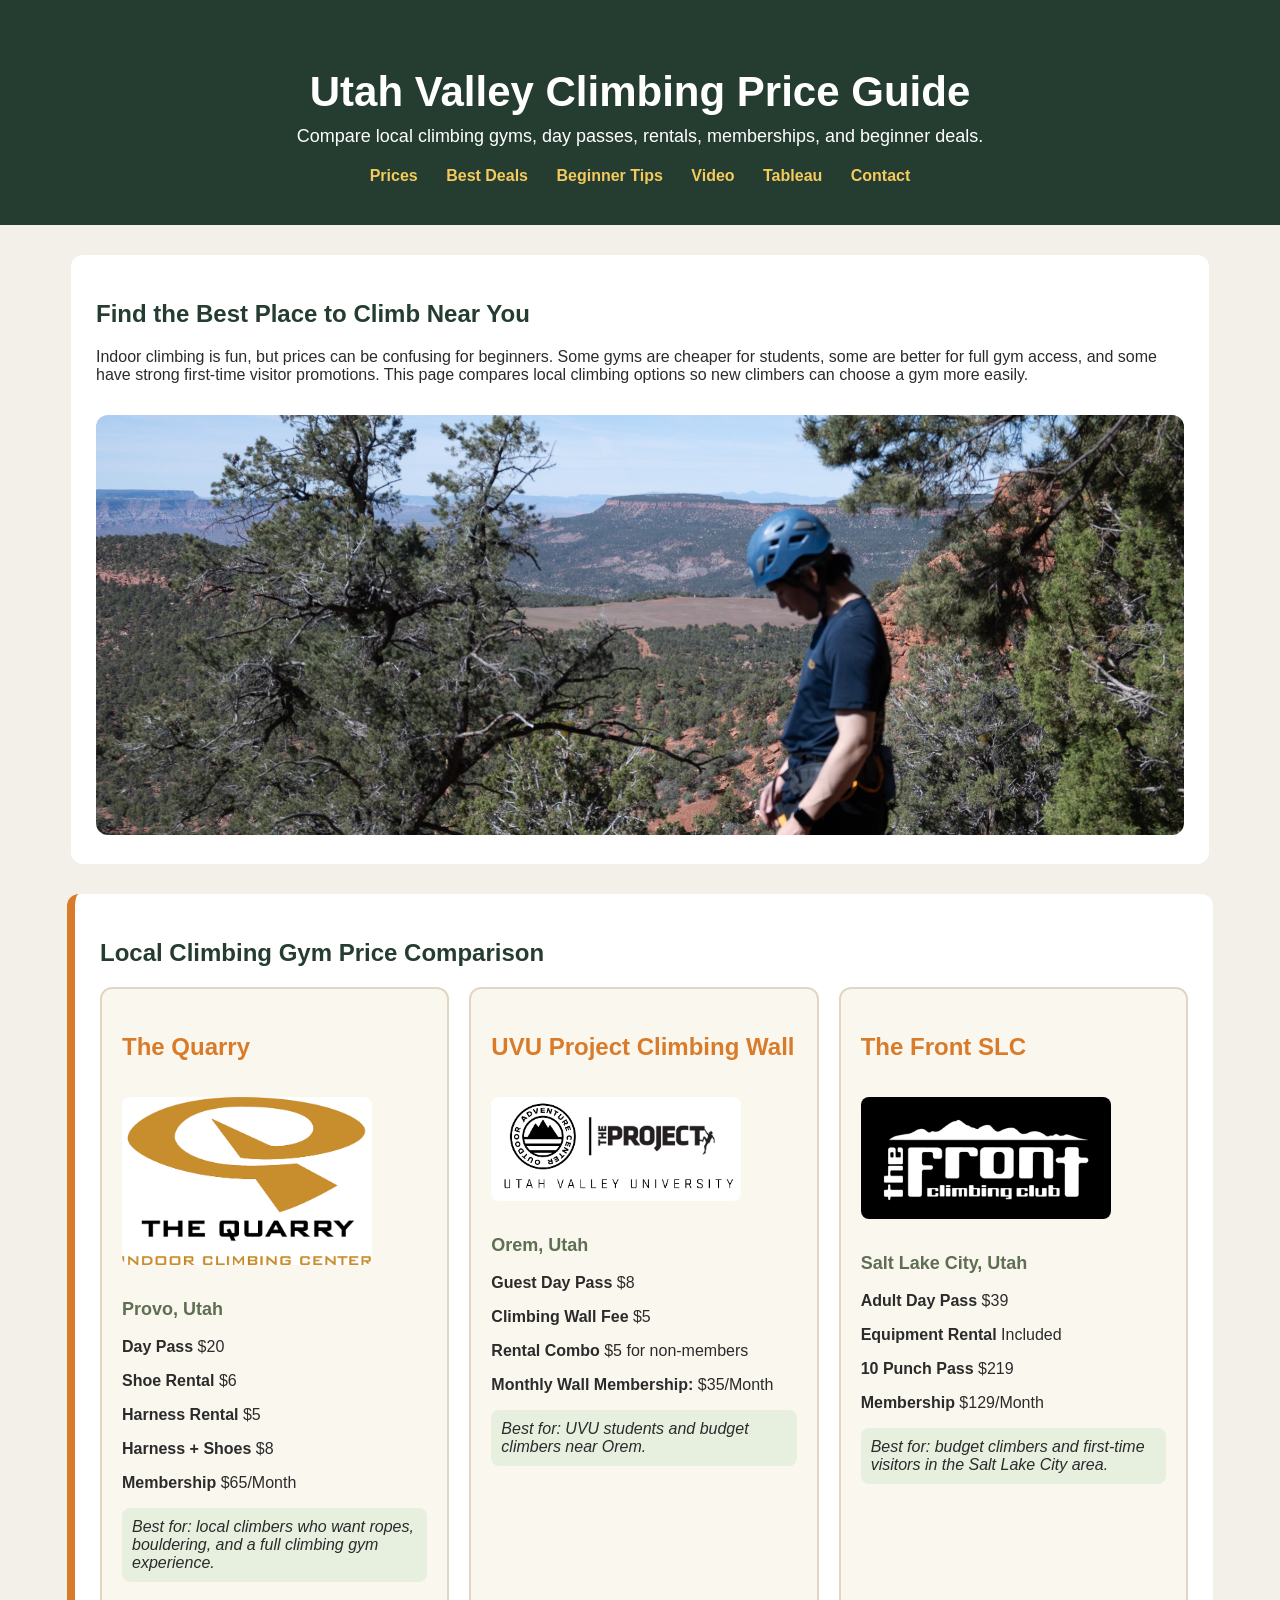
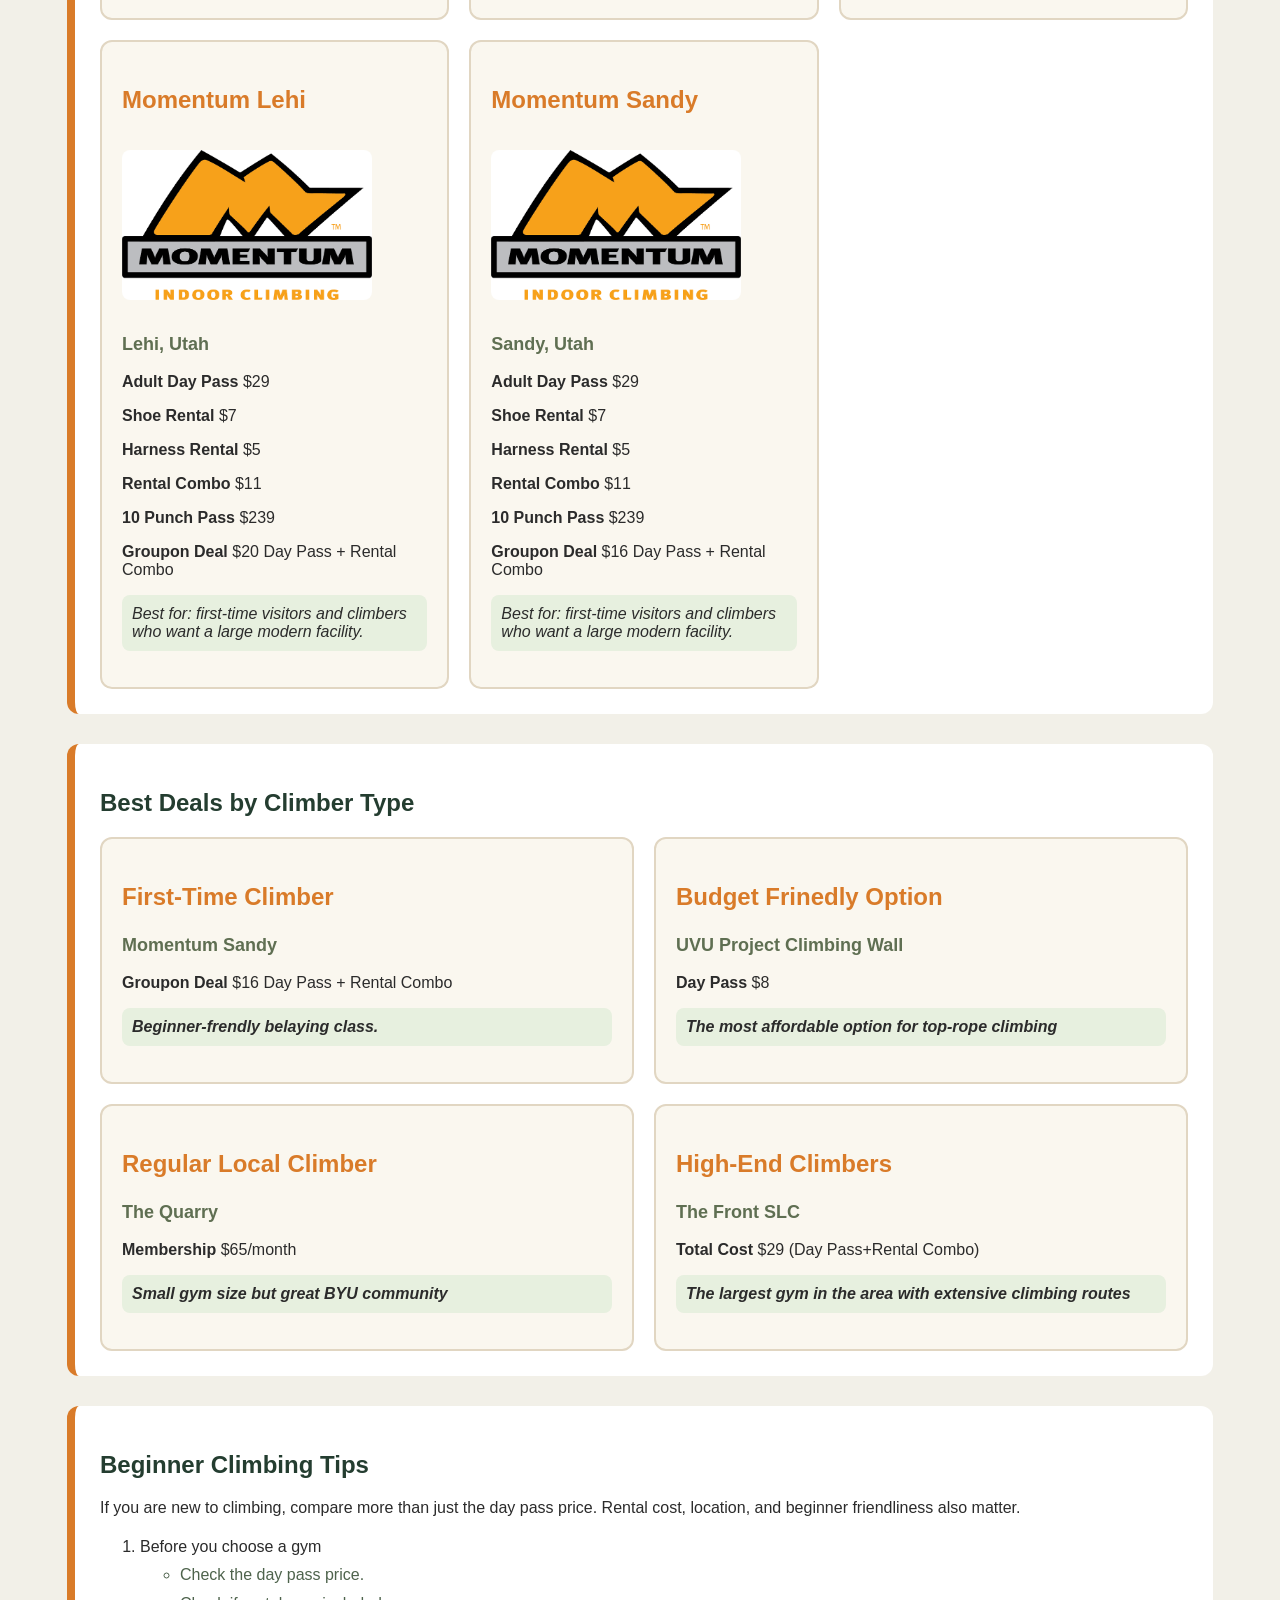
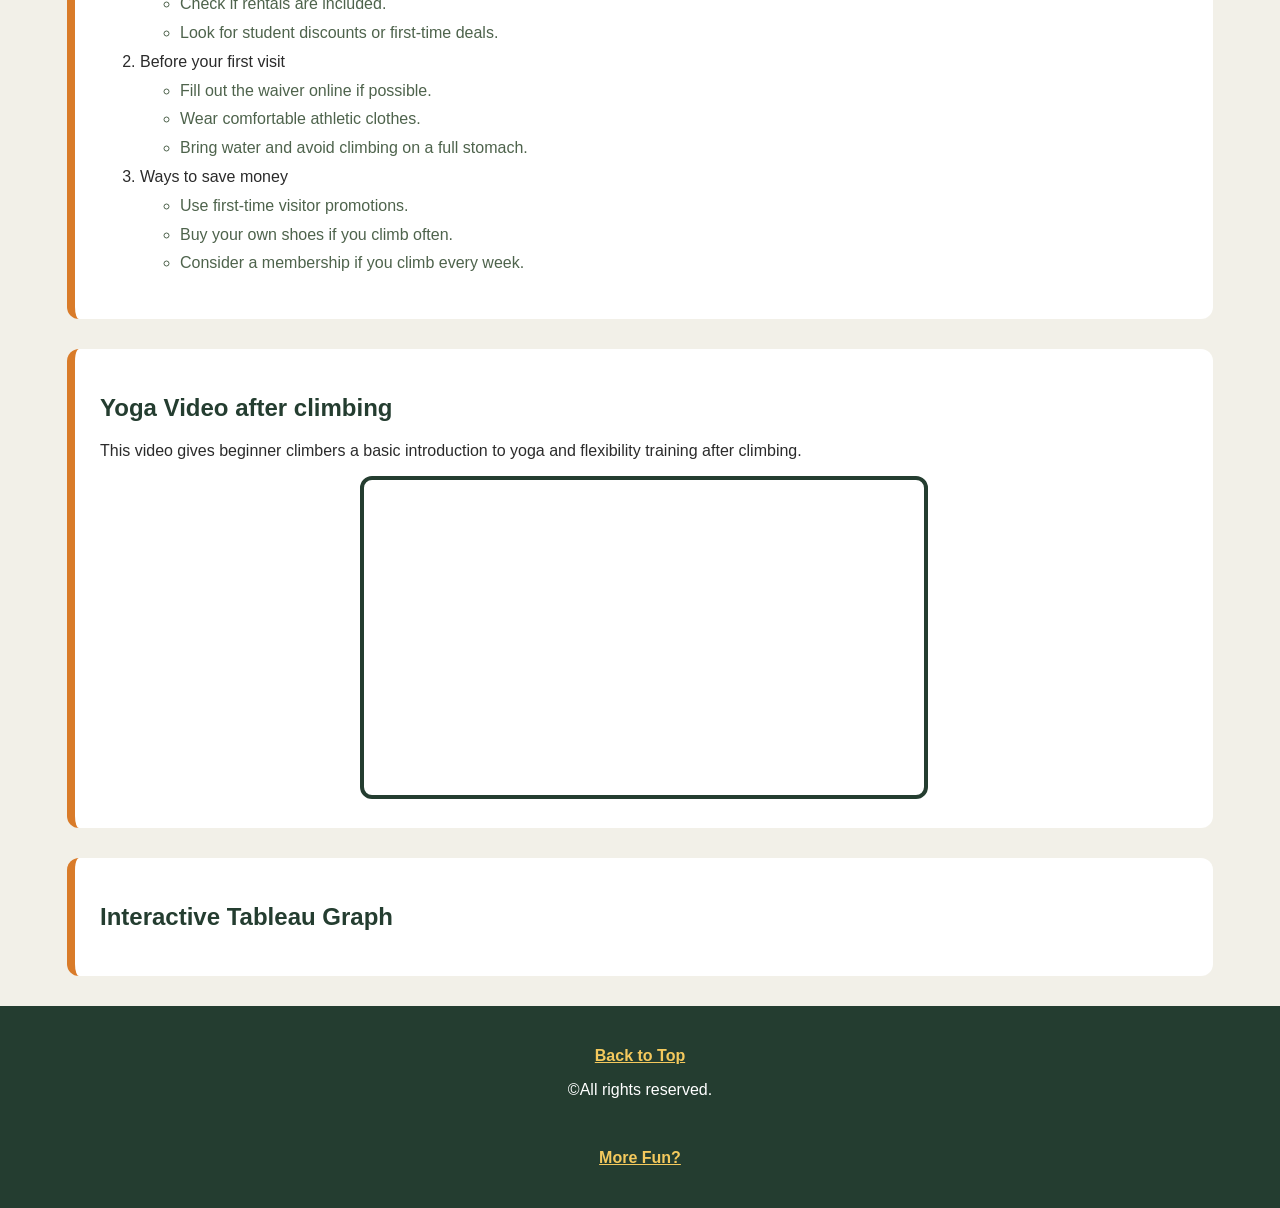
<file: index.html>
<!DOCTYPE html>
<html lang="en">
<head>
    <meta charset="UTF-8">
    <meta name="viewport" content="width=device-width, initial-scale=1.0">
    <title>Utah Valley Climbing Price Guide</title>
    <link rel="stylesheet" href="styles.css">
    <script type="module" src="https://public.tableau.com/javascripts/api/tableau.embedding.3.latest.min.js"></script>
</head>
<body id="top">
    <div class="header">
        <h1>Utah Valley Climbing Price Guide</h1>
        <p>Compare local climbing gyms, day passes, rentals, memberships, and beginner deals.</p>
        <nav>
            <a href="#prices">Prices</a>
            <a href="#deals">Best Deals</a>
            <a href="#tips">Beginner Tips</a>
            <a href="#video">Video</a>
            <a href="#tableau">Tableau</a>
            <a href="resume.html">Contact</a>
        </nav>
    </div>

    <div class="intro">
        <h2>Find the Best Place to Climb Near You</h2>
        <p>
            Indoor climbing is fun, but prices can be confusing for beginners. Some gyms are cheaper for students, some are better for full gym access, and some have strong first-time visitor promotions. This page compares local climbing options so new climbers can choose a gym more easily.
        </p>
        <img
            src="Climber.jpg"
            alt="A rock climber climbing outdoors"
            class="main-image"
        >
    </div>

    <div class="content-section" id="prices">
        <h2>Local Climbing Gym Price Comparison</h2>
        <div class="gym-grid">
            <div class="gym-card">
                <h3>The Quarry</h3>
                <a href="https://www.thequarry.com/" target="_blank" rel="noopener noreferrer">
                    <img src="thequarrylogo.png" alt="The Quarry climbing gym logo" class="gym-image">
                </a>
                <p class="location">Provo, Utah</p>
                <p><strong>Day Pass </strong> $20</p>
                <p><strong>Shoe Rental </strong> $6</p>
                <p><strong>Harness Rental </strong> $5</p>
                <p><strong>Harness + Shoes </strong> $8</p>
                <p><strong>Membership </strong> $65/Month</p>
                <p class="best-for">Best for: local climbers who want ropes, bouldering, and a full climbing gym experience.</p>
            </div>

            <div class="gym-card">
                <h3>UVU Project Climbing Wall</h3>
                <a href="https://www.uvu.edu/oac/climbing/index.html" target="_blank" rel="noopener noreferrer">
                    <img src="uvutheprojectlogo.png" alt="UVU Project Climbing Wall logo" class="gym-image">
                </a>
                <p class="location">Orem, Utah</p>
                <p><strong>Guest Day Pass </strong> $8</p>
                <p><strong>Climbing Wall Fee </strong> $5</p>
                <p><strong>Rental Combo </strong> $5 for non-members</p>
                <p><strong>Monthly Wall Membership:</strong> $35/Month</p>
                <p class="best-for">Best for: UVU students and budget climbers near Orem.</p>
            </div>

            
            <div class="gym-card">
                <h3>The Front SLC</h3>
                <a href="https://www.thefrontslc.com/" target="_blank" rel="noopener noreferrer">
                    <img src="thefrontlogo.png" alt="The Front SLC climbing gym logo" class="gym-image">
                </a>
                <p class="location">Salt Lake City, Utah</p>
                <p><strong>Adult Day Pass </strong> $39</p>
                <p><strong>Equipment Rental </strong> Included</p>
                <p><strong>10 Punch Pass </strong> $219</p>
                <p><strong>Membership </strong> $129/Month</p>
                <p class="best-for">Best for: budget climbers and first-time visitors in the Salt Lake City area.</p>
            </div>

            <div class="gym-card">
                <h3>Momentum Lehi</h3>
                <a href="https://www.momentumclimbing.com/locations/lehi/" target="_blank" rel="noopener noreferrer">
                    <img src="Momentum Logo.png" alt="Momentum climbing gym logo" class="gym-image">
                </a>
                <p class="location">Lehi, Utah</p>
                <p><strong>Adult Day Pass </strong> $29</p>
                <p><strong>Shoe Rental </strong> $7</p>
                <p><strong>Harness Rental </strong> $5</p>
                <p><strong>Rental Combo </strong> $11</p>
                <p><strong>10 Punch Pass </strong> $239</p>
                <p><strong>Groupon Deal </strong> $20 Day Pass + Rental Combo</p>
                <p class="best-for">Best for: first-time visitors and climbers who want a large modern facility.</p>
            </div>

            <div class="gym-card">
                <h3>Momentum Sandy</h3>
                <a href="https://www.momentumclimbing.com/locations/sandy/" target="_blank" rel="noopener noreferrer">
                    <img src="Momentum Logo.png" alt="Momentum climbing gym logo" class="gym-image">
                </a>
                <p class="location">Sandy, Utah</p>
                <p><strong>Adult Day Pass </strong> $29</p>
                <p><strong>Shoe Rental </strong> $7</p>
                <p><strong>Harness Rental </strong> $5</p>
                <p><strong>Rental Combo </strong> $11</p>
                <p><strong>10 Punch Pass </strong> $239</p>
                <p><strong>Groupon Deal </strong> $16 Day Pass + Rental Combo</p>
                <p class="best-for">Best for: first-time visitors and climbers who want a large modern facility.</p>
            </div>
        </div>
    </div>

    <div class="content-section" id="deals">
        <h2>Best Deals by Climber Type</h2>
        <div class="deals-grid">
            <div class="gym-card">
                <h3>First-Time Climber</h3>
                <p class="location">Momentum Sandy</p>
                <p><strong>Groupon Deal </strong> $16 Day Pass + Rental Combo</p>
                <p class ="best-for"><strong>Beginner-frendly belaying class.</strong> </p>
            </div>

            <div class="gym-card">
                <h3>Budget Frinedly Option</h3>
                <p class="location">UVU Project Climbing Wall</p>
                <p><strong>Day Pass </strong> $8</p>
                <p class ="best-for"><strong>The most affordable option for top-rope climbing</strong> </p>
            </div>

            <div class="gym-card">
                <h3>Regular Local Climber</h3>
                <p class="location">The Quarry</p>
                <p><strong>Membership </strong> $65/month</p>
                <p class ="best-for"><strong>Small gym size but great BYU community</strong> </p>
            </div>

            <div class="gym-card">
                <h3>High-End Climbers</h3>
                <p class="location">The Front SLC</p>
                <p><strong>Total Cost </strong> $29 (Day Pass+Rental Combo)</p>
                <p class ="best-for"><strong>The largest gym in the area with extensive climbing routes</strong> </p>
            </div>
        </div>
    </div>

    <div class="content-section" id="tips">
        <h2>Beginner Climbing Tips</h2>
        <p>
            If you are new to climbing, compare more than just the day pass price. Rental cost, location, and beginner friendliness also matter.
        </p>
        <ol>
            <li>Before you choose a gym
                <ul>
                    <li>Check the day pass price.</li>
                    <li>Check if rentals are included.</li>
                    <li>Look for student discounts or first-time deals.</li>
                </ul>
            </li>
            <li>Before your first visit
                <ul>
                    <li>Fill out the waiver online if possible.</li>
                    <li>Wear comfortable athletic clothes.</li>
                    <li>Bring water and avoid climbing on a full stomach.</li>
                </ul>
            </li>
            <li>Ways to save money
                <ul>
                    <li>Use first-time visitor promotions.</li>
                    <li>Buy your own shoes if you climb often.</li>
                    <li>Consider a membership if you climb every week.</li>
                </ul>
            </li>
        </ol>
    </div>

    <div class="content-section" id="video">
        <h2>Yoga Video after climbing</h2>
        <p>
            This video gives beginner climbers a basic introduction to yoga and flexibility training after climbing.
        </p>
        <div class="video-box">
            <iframe
                width="560"
                height="315"
                src="https://www.youtube.com/embed/Z2EW7EbcpDQ"
                title="Beginner climbing movement guide"
                allowfullscreen>
            </iframe>
        </div>
    </div>

    <div class="content-section" id="tableau">
        <h2>Interactive Tableau Graph</h2>
        <tableau-viz
            id="tableauViz"
            src="https://public.tableau.com/views/Superstore_embedded_800x800/Overview"
            width="100%"
            height="650"
            toolbar="bottom"
            hide-tabs>
        </tableau-viz>
    </div>
    <div class="footer">
        <p><a href="#top">Back to Top</a></p>
        <p>&copy;All rights reserved.</p><br>
        <p><a href="route-planner-app.html">More Fun?</a></p>
    </div>
</body>
</html>
</file>
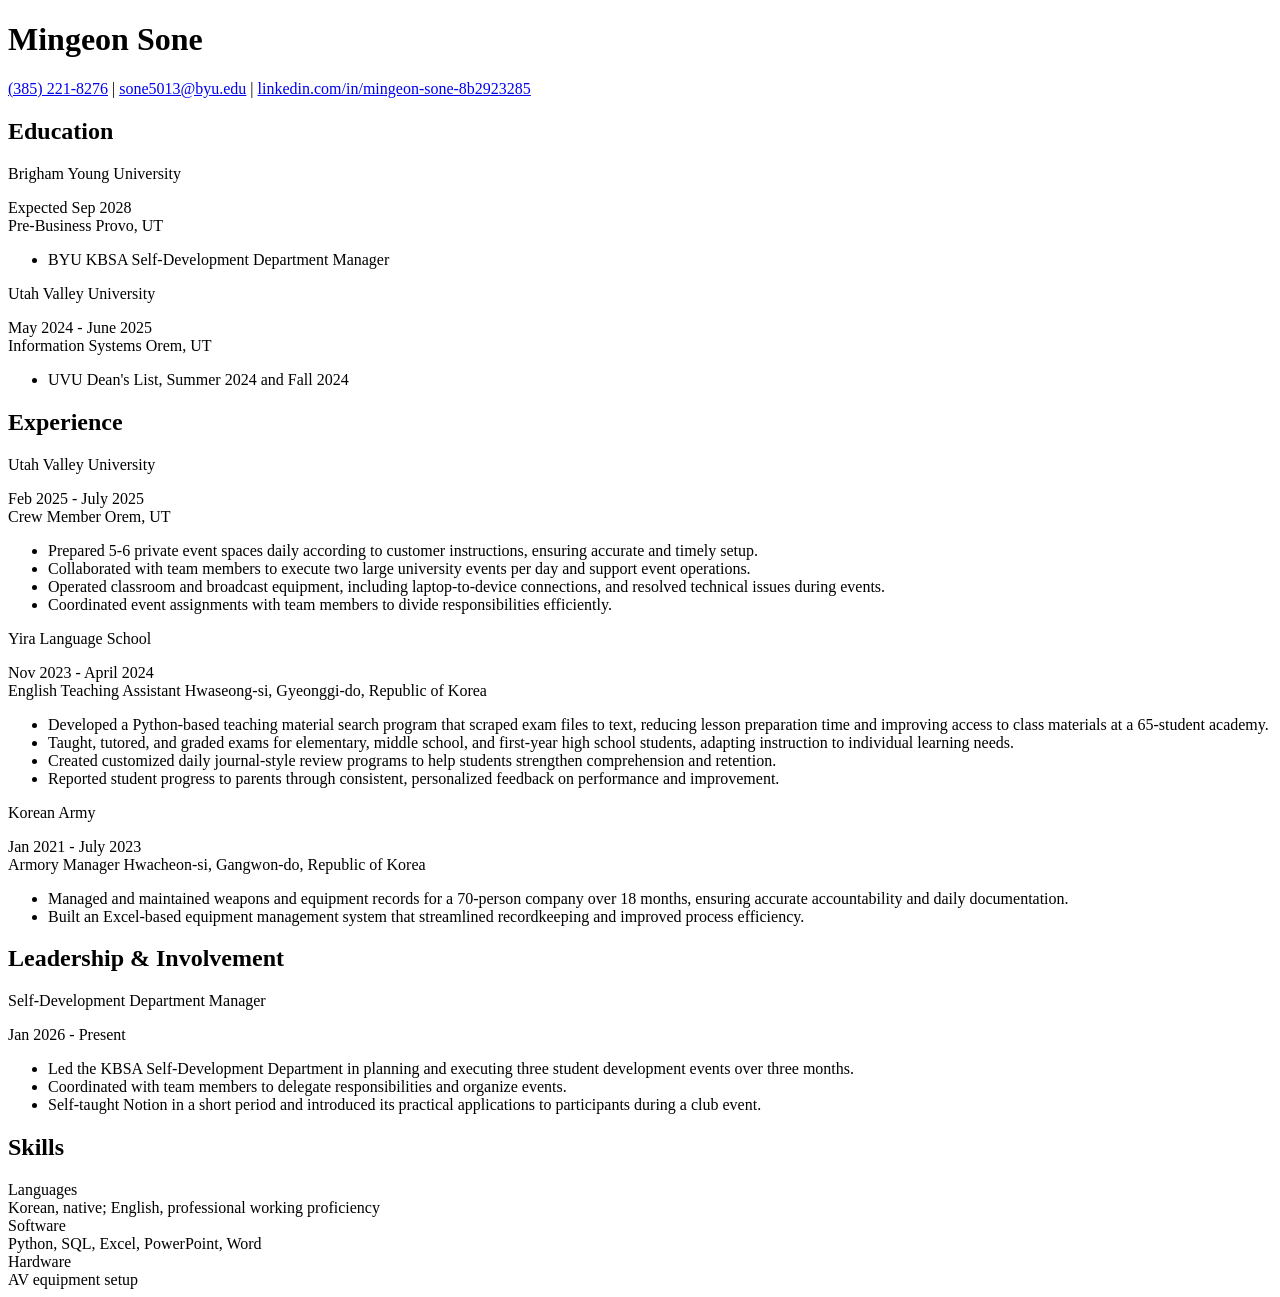
<file: resume.html>
<!DOCTYPE html>
<html lang="en">
<head>
    <meta charset="UTF-8">
    <meta name="viewport" content="width=device-width, initial-scale=1.0">
    <title>Mingeon Sone's Resume</title>
    <link rel="rstylesheet" href="resumestyles.css">
</head>
<body>
    <main class="resume">
        <header>
            <h1>Mingeon Sone</h1>
            <div class="contact">
                <a href="tel:3852218276">(385) 221-8276</a>
                <span> | </span>
                <a href="mailto:sone5013@byu.edu">sone5013@byu.edu</a>
                <span> | </span>
                <a href="https://www.linkedin.com/in/mingeon-sone-8b2923285/">linkedin.com/in/mingeon-sone-8b2923285</a>
            </div>
        </header>

        <section>
            <h2>Education</h2>
            <div class="entry">
                <div class="entry-header">
                    <p class="entry-title">Brigham Young University</p>
                    <span class="entry-meta">Expected Sep 2028</span>
                </div>
                <div class="entry-subheader">
                    <span>Pre-Business</span>
                    <span>Provo, UT</span>
                </div>
                <ul>
                    <li>BYU KBSA Self-Development Department Manager</li>
                </ul>
            </div>

            <div class="entry">
                <div class="entry-header">
                    <p class="entry-title">Utah Valley University</p>
                    <span class="entry-meta">May 2024 - June 2025</span>
                </div>
                <div class="entry-subheader">
                    <span>Information Systems</span>
                    <span>Orem, UT</span>
                </div>
                <ul>
                    <li>UVU Dean's List, Summer 2024 and Fall 2024</li>
                </ul>
            </div>
        </section>

        <section>
            <h2>Experience</h2>
            <div class="entry">
                <div class="entry-header">
                    <p class="entry-title">Utah Valley University</p>
                    <span class="entry-meta">Feb 2025 - July 2025</span>
                </div>
                <div class="entry-subheader">
                    <span>Crew Member</span>
                    <span>Orem, UT</span>
                </div>
                <ul>
                    <li>Prepared 5-6 private event spaces daily according to customer instructions, ensuring accurate and timely setup.</li>
                    <li>Collaborated with team members to execute two large university events per day and support event operations.</li>
                    <li>Operated classroom and broadcast equipment, including laptop-to-device connections, and resolved technical issues during events.</li>
                    <li>Coordinated event assignments with team members to divide responsibilities efficiently.</li>
                </ul>
            </div>

            <div class="entry">
                <div class="entry-header">
                    <p class="entry-title">Yira Language School</p>
                    <span class="entry-meta">Nov 2023 - April 2024</span>
                </div>
                <div class="entry-subheader">
                    <span>English Teaching Assistant</span>
                    <span>Hwaseong-si, Gyeonggi-do, Republic of Korea</span>
                </div>
                <ul>
                    <li>Developed a Python-based teaching material search program that scraped exam files to text, reducing lesson preparation time and improving access to class materials at a 65-student academy.</li>
                    <li>Taught, tutored, and graded exams for elementary, middle school, and first-year high school students, adapting instruction to individual learning needs.</li>
                    <li>Created customized daily journal-style review programs to help students strengthen comprehension and retention.</li>
                    <li>Reported student progress to parents through consistent, personalized feedback on performance and improvement.</li>
                </ul>
            </div>

            <div class="entry">
                <div class="entry-header">
                    <p class="entry-title">Korean Army</p>
                    <span class="entry-meta">Jan 2021 - July 2023</span>
                </div>
                <div class="entry-subheader">
                    <span>Armory Manager</span>
                    <span>Hwacheon-si, Gangwon-do, Republic of Korea</span>
                </div>
                <ul>
                    <li>Managed and maintained weapons and equipment records for a 70-person company over 18 months, ensuring accurate accountability and daily documentation.</li>
                    <li>Built an Excel-based equipment management system that streamlined recordkeeping and improved process efficiency.</li>
                </ul>
            </div>
        </section>

        <section>
            <h2>Leadership &amp; Involvement</h2>
            <div class="entry">
                <div class="entry-header">
                    <p class="entry-title">Self-Development Department Manager</p>
                    <span class="entry-meta">Jan 2026 - Present</span>
                </div>
                <ul>
                    <li>Led the KBSA Self-Development Department in planning and executing three student development events over three months.</li>
                    <li>Coordinated with team members to delegate responsibilities and organize events.</li>
                    <li>Self-taught Notion in a short period and introduced its practical applications to participants during a club event.</li>
                </ul>
            </div>
        </section>

        <section>
            <h2>Skills</h2>
            <div class="skills-grid">
                <div class="skill-label">Languages</div>
                <div class="skill-value">Korean, native; English, professional working proficiency</div>
                <div class="skill-label">Software</div>
                <div class="skill-value">Python, SQL, Excel, PowerPoint, Word</div>
                <div class="skill-label">Hardware</div>
                <div class="skill-value">AV equipment setup</div>
            </div>
        </section>
    </main>
</body>
</html>
</file>
<file: styles.css>
body {
    background-color: #f2f0e8;
    font-family: 'Segoe UI', Tahoma, Geneva, Verdana, sans-serif;
    font-weight: 400;
    color: #2b2b2b;
    margin: 0;
    padding: 0;
}

.header {
    background-color: #243d30;
    color: white;
    text-align: center;
    padding: 40px 20px;
}

.header h1 {
    font-family: 'Segoe UI', Tahoma, Geneva, Verdana, sans-serif;
    font-weight: 700;
    font-size: 42px;
    margin-bottom: 10px;
}

.header p {
    font-size: 18px;
    max-width: 850px;
    margin: 0 auto;
}

nav {
    margin-top: 20px;
}

nav a {
    color: #f4c95d;
    text-decoration: none;
    margin: 0 12px;
    font-weight: bold;
}

nav a:hover {
    color: white;
    text-decoration: underline;
}

.intro {
    background-color: white;
    width: 85%;
    margin: 30px auto;
    padding: 25px;
    border-radius: 12px;
}

.intro h2 {
    color: #243d30;
    font-family: 'Segoe UI', Tahoma, Geneva, Verdana, sans-serif;
    font-weight: 700;
}

.main-image {
    width: 100%;
    max-height: 420px;
    object-fit: cover;
    border-radius: 12px;
    margin-top: 15px;
}

.content-section {
    background-color: white;
    width: 85%;
    margin: 30px auto;
    padding: 25px;
    border-radius: 12px;
    border-left: 8px solid #d97b29;
}

.content-section h2 {
    color: #243d30;
    font-family: 'Segoe UI', Tahoma, Geneva, Verdana, sans-serif;
    font-weight: 700;
}

.gym-grid {
    display: grid;
    grid-template-columns: repeat(3, 1fr);
    gap: 20px;
}

.deals-grid {
    display: grid;
    grid-template-columns: repeat(2, 1fr);
    gap: 20px;
}
.gym-card {
    background-color: #faf7ef;
    border: 2px solid #e1d6c2;
    border-radius: 12px;
    padding: 20px;
    flex: 1;
    min-width: 240px;
}

.gym-card h3 {
    color: #d97b29;
    font-family: 'Segoe UI', Tahoma, Geneva, Verdana, sans-serif;
    font-weight: 700;
    font-size: 24px;
}

.location {
    color: #5f6f52;
    font-weight: bold;
    font-size: 18px;
}

.best-for {
    background-color: #e7f0df;
    padding: 10px;
    border-radius: 8px;
    font-style: italic;
}

.gym-image {
    width: 100%;
    max-width: 250px;
    height: auto;
    margin: 12px 0;
    border-radius: 8px;
    object-fit: contain;
}

table {
    width: 100%;
    border-collapse: collapse;
    margin-top: 15px;
}

th {
    background-color: #243d30;
    color: white;
    padding: 12px;
}

td {
    border: 1px solid #cccccc;
    padding: 12px;
}

tr:nth-child(even) {
    background-color: #f7f3ea;
}

ol {
    line-height: 1.8;
}

ul {
    color: #4e634c;
}

.video-box {
    text-align: center;
}

.video-box iframe {
    max-width: 100%;
    border: 4px solid #243d30;
    border-radius: 12px;
}

a {
    color: #b95f14;
}

a:hover {
    color: #243d30;
}

.footer {
    background-color: #243d30;
    color: white;
    text-align: center;
    padding: 25px;
    margin-top: 30px;
}

.footer a {
    color: #f4c95d;
    font-weight: bold;
}

@media (max-width: 700px) {
    .header h1 {
        font-size: 32px;
    }

    nav a {
        display: inline-block;
        margin: 8px;
    }

    .intro,
    .content-section {
        width: 88%;
        padding: 18px;
    }

    table {
        font-size: 14px;
    }
}
</file>
<file: resumestyles.css>
:root {
            --ink: #1f2933;
            --muted: #5f6b7a;
            --rule: #d9dee7;
            --accent: #1e4f7a;
            --paper: #ffffff;
            --page: #f3f5f8;
        }

        * {
            box-sizing: border-box;
        }

        body {
            margin: 0;
            background: var(--page);
            color: var(--ink);
            font-family: Arial, Helvetica, sans-serif;
            font-size: 14px;
            line-height: 1.45;
        }

        .resume {
            width: min(920px, calc(100% - 32px));
            margin: 32px auto;
            padding: 48px 56px;
            background: var(--paper);
            box-shadow: 0 18px 45px rgba(31, 41, 51, 0.12);
        }

        header {
            text-align: center;
            padding-bottom: 18px;
            border-bottom: 2px solid var(--accent);
        }

        h1 {
            margin: 0;
            color: var(--ink);
            font-family: Georgia, "Times New Roman", serif;
            font-size: 34px;
            letter-spacing: 0;
        }

        .contact {
            margin-top: 8px;
            color: var(--muted);
            font-size: 13px;
        }

        .contact a {
            color: var(--accent);
            text-decoration: none;
        }

        .contact a:hover {
            text-decoration: underline;
        }

        section {
            margin-top: 24px;
        }

        h2 {
            margin: 0 0 10px;
            color: var(--accent);
            font-size: 14px;
            letter-spacing: 1.4px;
            text-transform: uppercase;
            border-bottom: 1px solid var(--rule);
            padding-bottom: 5px;
        }

        .entry {
            margin-top: 14px;
        }

        .entry-header {
            display: flex;
            justify-content: space-between;
            gap: 24px;
            align-items: baseline;
        }

        .entry-title {
            margin: 0;
            font-weight: 700;
            font-size: 15px;
        }

        .entry-meta {
            color: var(--muted);
            font-size: 13px;
            white-space: nowrap;
        }

        .entry-subheader {
            display: flex;
            justify-content: space-between;
            gap: 24px;
            margin-top: 2px;
            color: var(--muted);
            font-style: italic;
        }

        ul {
            margin: 7px 0 0 18px;
            padding: 0;
        }

        li {
            margin-bottom: 5px;
        }

        .skills-grid {
            display: grid;
            grid-template-columns: 120px 1fr;
            gap: 8px 16px;
            margin-top: 10px;
        }

        .skill-label {
            font-weight: 700;
            color: var(--ink);
        }

        .skill-value {
            color: var(--muted);
        }

        @media (max-width: 700px) {
            .resume {
                width: 100%;
                margin: 0;
                padding: 28px 22px;
                box-shadow: none;
            }

            .entry-header,
            .entry-subheader {
                display: block;
            }

            .entry-meta {
                display: block;
                margin-top: 2px;
                white-space: normal;
            }

            .skills-grid {
                grid-template-columns: 1fr;
                gap: 2px;
            }
        }

        @media print {
            body {
                background: white;
                font-size: 12px;
            }

            .resume {
                width: 100%;
                margin: 0;
                padding: 0.45in;
                box-shadow: none;
            }

            section {
                margin-top: 18px;
            }

            a {
                color: inherit;
            }
        }
</file>
